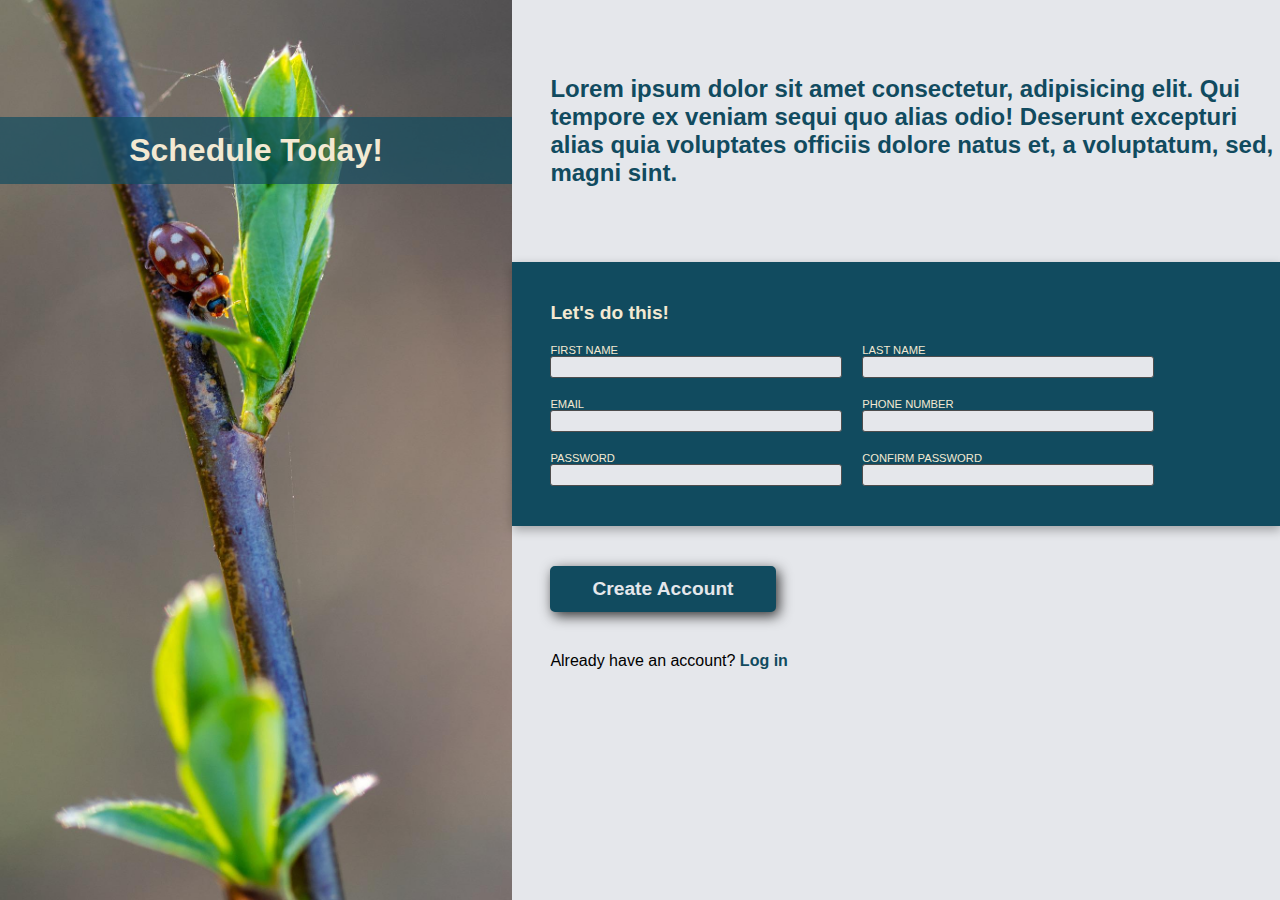
<file: form_page/form.html>
<!DOCTYPE html>
<html lang="en">
<head>
  <meta charset="UTF-8">
  <meta http-equiv="X-UA-Compatible" content="IE=edge">
  <meta name="viewport" content="width=device-width, initial-scale=1.0">
  <title>Sign-up</title>
  <link rel="stylesheet" href="style.css">
</head>
<body>

  <div class="picture">
    <div class="logo">
      <h1>Schedule Today!</h1>
    </div>
  </div>
  <section id="main">
    <div class="topText">
      <h2>Lorem ipsum dolor sit amet consectetur, adipisicing elit. Qui tempore ex veniam sequi quo alias odio! Deserunt excepturi alias quia voluptates officiis dolore natus et, a voluptatum, sed, magni sint.</h2>
    </div>

    <form action="#" method="post">
      <div class="inputContainer">
        <p class="formTitle">Let's do this!</p>

        <div class="input">
          <label for="firstName">First Name</label>
          <input type="text" id="firstName" name="first_name" required>
        </div>

        <div class="input">
          <label for="lastName">Last Name</label>
          <input type="text" id="lastName" name="last_name" required>
        </div>

        <div class="input">
          <label for="email">Email</label>
          <input type="email" name="email" id="email" required>
        </div>

        <div class="input">
          <label for="phoneNumber">Phone Number</label>
          <input type="number" name="phoneNumber" id="phoneNumber" minlength="9" maxlength="9">
        </div>

        <div class="input">
          <label for="password">Password</label>
          <input type="password" name="password" id="password" minlength="8" maxlength= "24" required>
        </div>

        <div class="input">
          <label for="confirmPassword">Confirm Password</label>
          <input type="password" name="confirmPassword" id="confirmPassword" minlength="8" maxlength= "24" required>
        </div>
    </div>
    <div type="submit"class="accountButton"><button>Create Account</button></div>
  </form>

      
  <span>Already have an account? <a href="#">Log in</a></span>

  </section>
</body>
</html>
</file>
<file: form_page/style.css>
*{
  margin: 0;
  box-sizing: border-box;
  padding: 0;
  font-family: 'Poppins', sans-serif;
}

:root {
  --light-text-color: #f3e9d2;
  --dark-blue:#114b5f;
  --lime-green: #88d498;
  --dark-green:#1a936f; 
  --light-green: #c6dabf;
}

body{
  display: flex;
}

.picture{
  background-image: url(../images/form-beetle.jpg);
  background-position: center;
  background-size: cover;
  background-repeat: no-repeat;
  width: 40vw;
  height: 100vh;
}

.logo{
  position: relative;
  background-color: rgb(17, 75, 95, .7);
  top: 13vh;
  padding: 15px 0px;
  text-align: center;
}

h1{
  color:var(--light-text-color);
}

#main{
  background-color: #E5E7EB;
  width: 60%;
  height: auto;
}

.topText{
  width: 60vw;
  border-radius: 5px solid;
  margin: 75px 0px;
  padding-left: 3vw;
  color: var(--dark-blue )
}

.inputContainer{
  display: flex;
  flex-flow: row wrap;
  gap: 20px;
  padding: 40px 0px;
  padding-left: 3vw;
  width: 100%;
  box-shadow: 1px 4px 10px 0px rgba(0,0,0,0.3);
  color: var(--light-text-color);
  background-color: var(--dark-blue);
}

.input{
  display: flex;
  flex-flow: column wrap;
  width: 40%;
  font-size: 0.7rem;
  text-transform: uppercase;
}

input{
  background-color: #E5E7EB;
  border: 1px solid rgb(77, 77, 77);
  border-radius: 3px;
  height: 22px;
}

input:focus{
  outline: none;
  border: 2px solid var(--lime-green);
}

label{
  font-size: .7rem;
}

.formTitle{
  width: 100%;
  font-weight: 600;
  font-size: 1.2rem;
}


.accountButton{
  padding-left: 3vw;
}

button{
  font-weight: 700;
  font-size: 1.2em;
  border: 2px solid var(--dark-blue);
  background-color: var(--dark-blue);
  color: #E5E7EB;
  border-radius: 5px;
  padding: 10px 40px;
  margin: 40px 0;
  box-shadow: 3px 4px 13px 0px rgba(0,0,0,0.78);
}

button:hover{
  background-color: #E5E7EB;
  color: var(--dark-blue);
  transition: 0.3s;
  cursor: pointer;
  box-shadow: 3px 4px 5px 0px black;
}

span{
  padding-left: 3vw;
}

a{
  text-decoration: none;
  font-weight: 700;
  color: var(--dark-blue);
}

a:hover{
  color: var(--dark-green)
}
</file>
